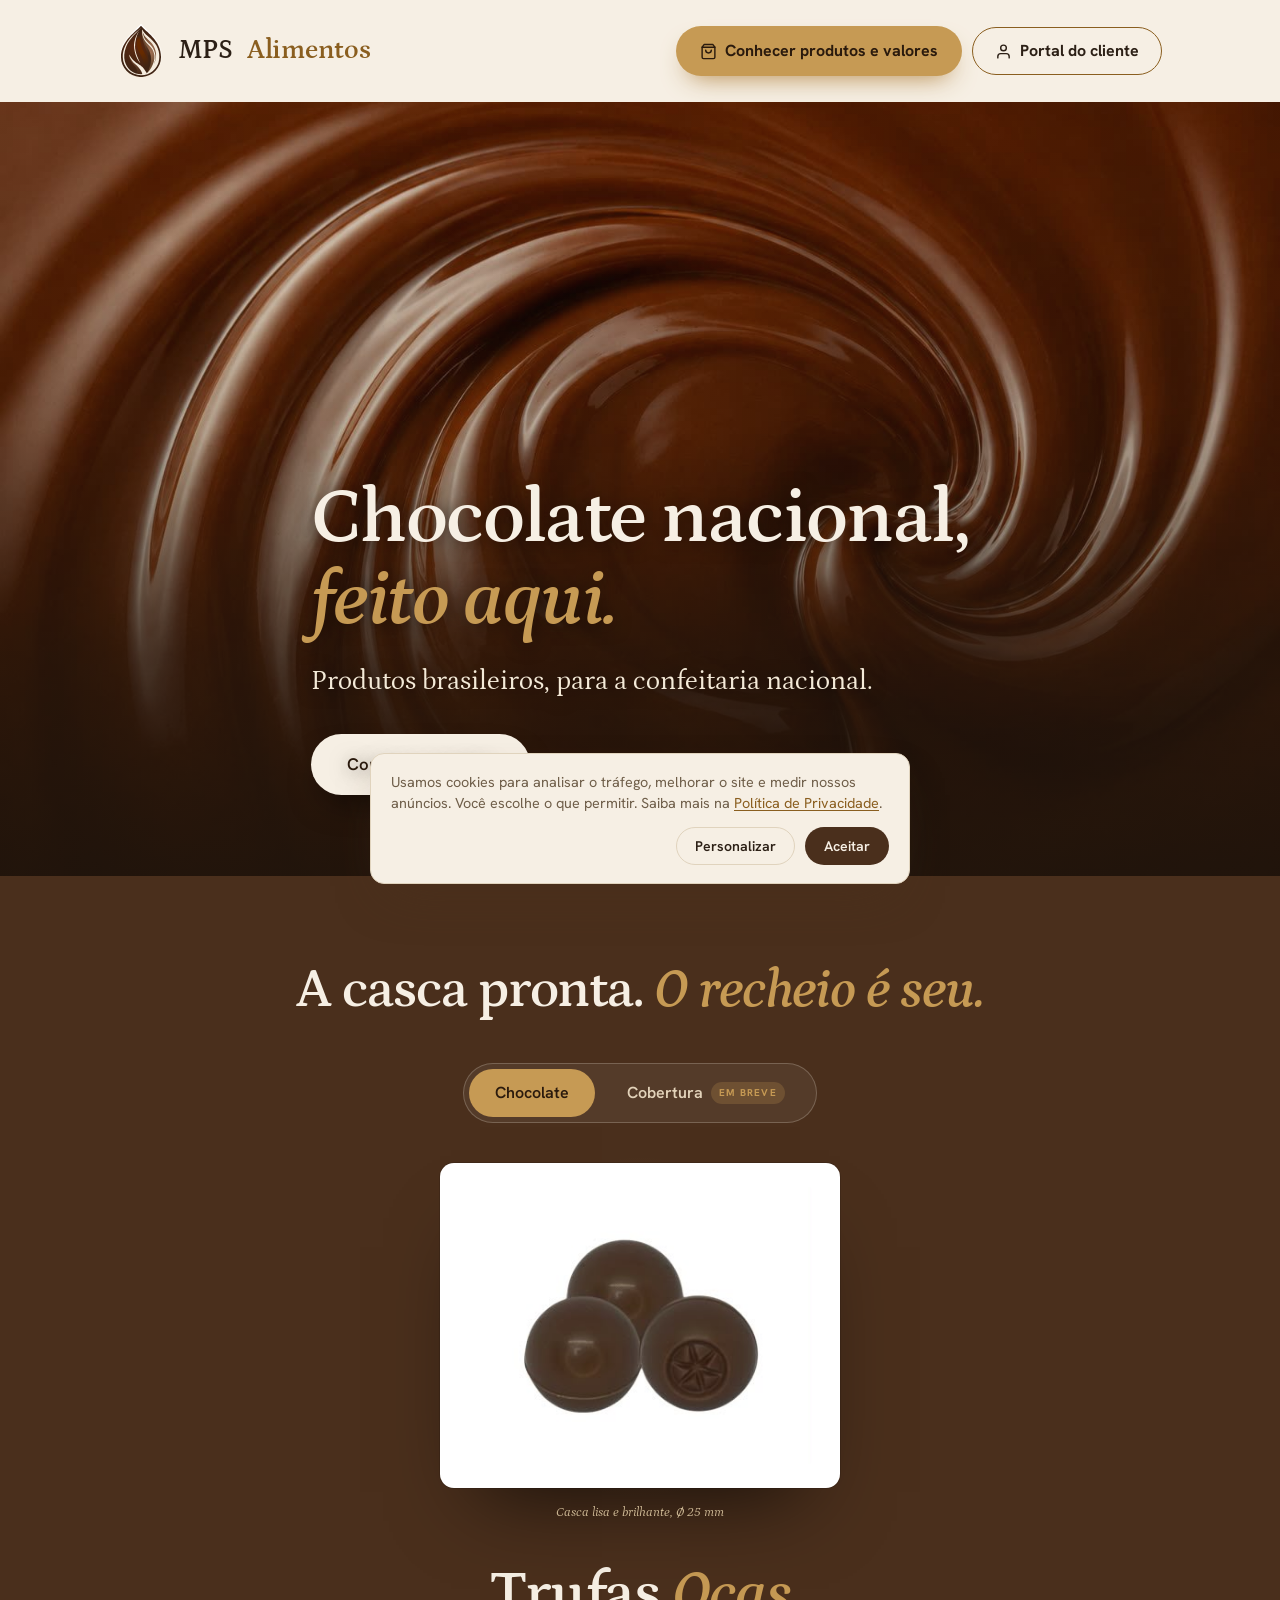
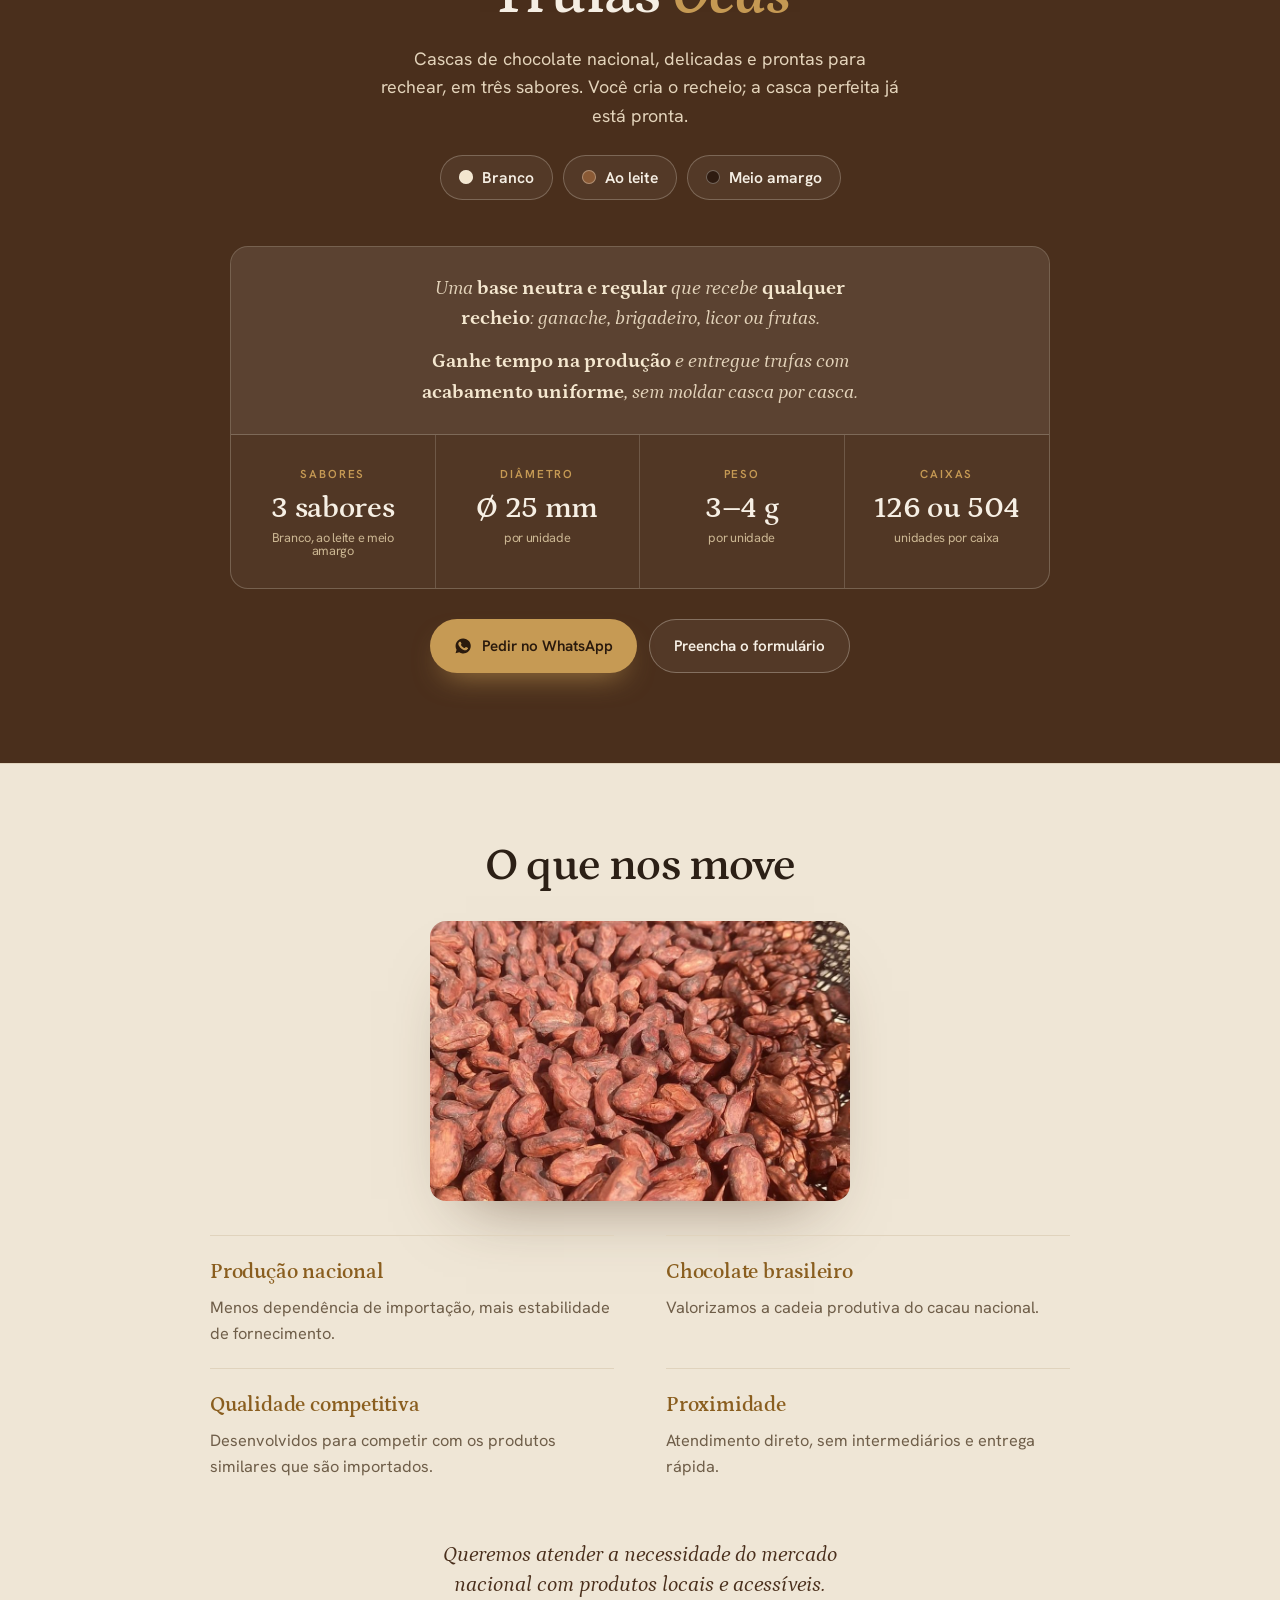
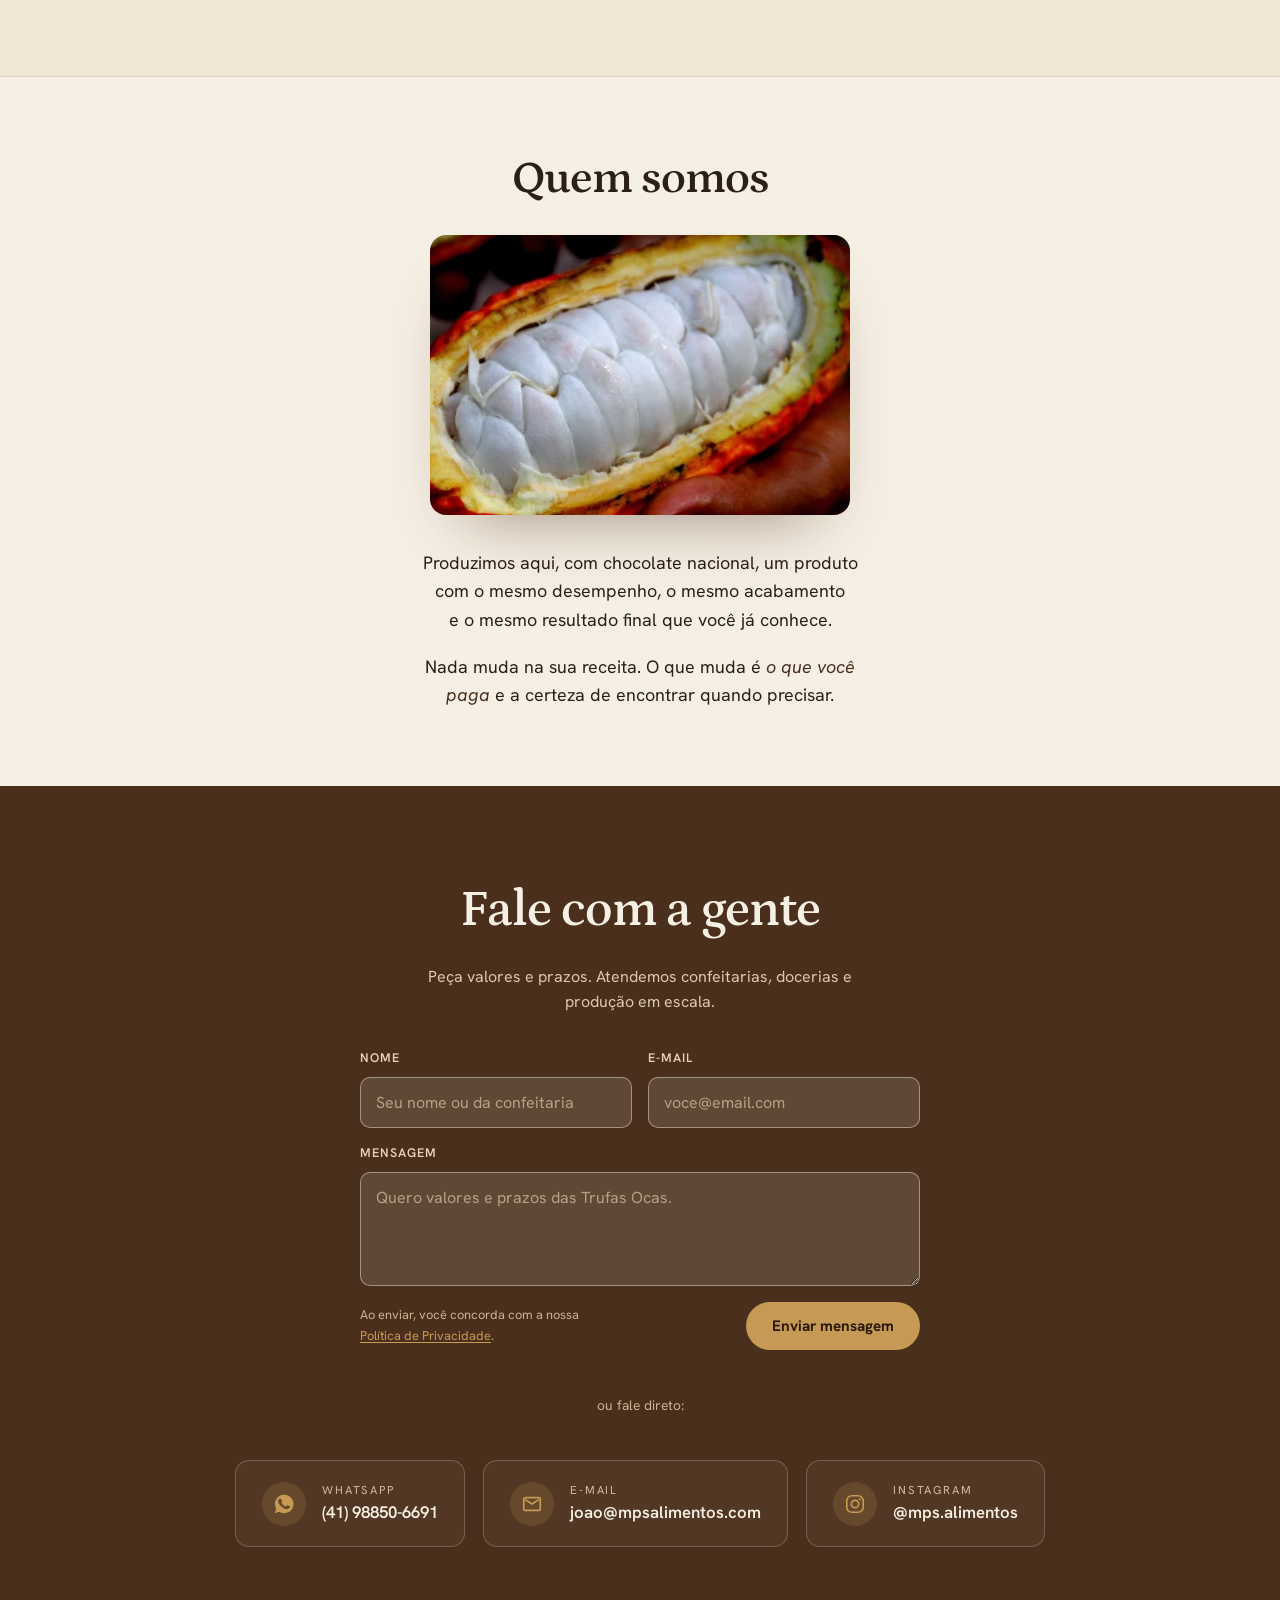
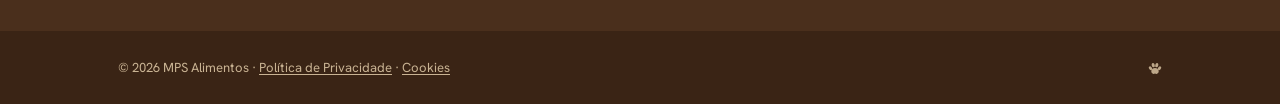
<file: index.html>
<!doctype html>
<html lang="pt-BR">
<head>
<meta charset="utf-8">
<meta name="viewport" content="width=device-width, initial-scale=1">
<title>MPS Alimentos · Chocolate nacional, feito aqui</title>
<link rel="icon" type="image/svg+xml" href="assets/logo.svg">
<link rel="icon" type="image/png" sizes="32x32" href="assets/favicon-32.png">
<link rel="apple-touch-icon" href="assets/favicon-180.png">
<meta name="description" content="Chocolate nacional para confeitaria. Trufas Ocas: cascas de chocolate branco, ao leite e meio amargo, prontas para rechear. Ø 25 mm, caixas com 126 ou 504 unidades. Produção brasileira, atendimento direto.">
<meta property="og:title" content="MPS Alimentos · Chocolate nacional, feito aqui">
<meta property="og:description" content="Chocolate nacional para confeitaria. Trufas Ocas: cascas de chocolate branco, ao leite e meio amargo, prontas para rechear, Ø 25 mm, caixas com 126 ou 504 unidades.">
<meta property="og:type" content="website">
<meta property="og:image" content="https://www.mpsalimentos.com/assets/trufas-ocas.png">

<!-- Meta Pixel + Google Analytics: carregados sob consentimento em assets/consent.js -->

<link rel="preconnect" href="https://fonts.googleapis.com">
<link rel="preconnect" href="https://fonts.gstatic.com" crossorigin>
<link href="https://fonts.googleapis.com/css2?family=Hanken+Grotesk:wght@400;500;600&family=Petrona:ital,wght@0,400;0,500;0,600;0,700;1,500;1,600&display=swap" rel="stylesheet">
<link rel="stylesheet" href="assets/consent.css">
<style>
  :root{
    --cream:#f6efe4;
    --cream-2:#efe6d6;
    --ink:#2c2016;
    --muted:#6f5e49;
    --gold:#a9772f;
    --gold-deep:#8a5e1f;
    --gold-2:#c69a54;
    --choc:#4a2f1c;
    --choc-deep:#3a2415;
    --line:#e0d3bd;
    --photo-bg:#ffffff;
  }
  *{box-sizing:border-box;margin:0;padding:0}
  html{scroll-behavior:smooth}
  body{background:var(--cream);color:var(--ink);font-family:'Hanken Grotesk',system-ui,sans-serif;line-height:1.6;-webkit-font-smoothing:antialiased;overflow-x:hidden}
  .serif{font-family:'Petrona',Georgia,serif}
  .wrap{max-width:1100px;margin:0 auto;padding:0 28px}

  header{padding:22px 0;position:relative;z-index:5}
  .bar{display:flex;align-items:center;justify-content:space-between;gap:14px}
  .nav-pedidos{display:inline-flex;align-items:center;gap:8px;font-family:'Hanken Grotesk',sans-serif;font-size:1rem;font-weight:700;color:#2a1a0d;text-decoration:none;background:var(--gold-2);border:0;padding:12px 24px;border-radius:30px;box-shadow:0 12px 26px -12px rgba(169,119,47,.9);transition:transform .2s,background .2s,box-shadow .2s;white-space:nowrap}
  .nav-pedidos svg{width:17px;height:17px}
  .nav-links{display:flex;align-items:center;gap:10px}
  .nav-curto{display:none}
  .nav-portal{display:inline-flex;align-items:center;justify-content:center;gap:8px;font-family:'Hanken Grotesk',sans-serif;font-size:1rem;font-weight:700;color:var(--ink);text-decoration:none;background:transparent;border:1.5px solid var(--gold-deep);padding:10.5px 22px;border-radius:30px;transition:transform .2s,background .2s;white-space:nowrap}
  .nav-portal svg{width:17px;height:17px}
  .nav-portal:hover{transform:translateY(-2px);background:rgba(169,119,47,.1)}
  @media(max-width:820px){
    .bar{flex-wrap:wrap}
    .nav-links{width:100%}
    .nav-links a{min-width:0;justify-content:center;text-align:center;white-space:normal}
  }
  @media(max-width:520px){.nav-links a{flex:1 1 0;font-size:.92rem;padding-left:12px;padding-right:12px}.nav-longo{display:none}.nav-curto{display:inline}}
  @media(max-width:420px){.nav-links a svg{display:none}.nav-links{gap:8px}.nav-links a{padding-left:8px;padding-right:8px}}
  @media(max-width:360px){.nav-links{gap:6px}.nav-links a{font-size:.85rem;padding-left:6px;padding-right:6px}}
  .nav-pedidos:hover{transform:translateY(-2px);background:#d9ab5f;box-shadow:0 18px 32px -12px rgba(169,119,47,.95)}
  @keyframes pedidosPulse{0%,100%{box-shadow:0 12px 26px -12px rgba(169,119,47,.9)}50%{box-shadow:0 12px 30px -8px rgba(198,154,84,.95)}}
  .nav-pedidos{animation:pedidosPulse 2.4s ease-in-out infinite}
  @media(prefers-reduced-motion:reduce){.nav-pedidos{animation:none}}
  .brand{display:inline-flex;align-items:center;gap:14px;font-family:'Petrona',serif;font-weight:600;font-size:1.7rem;letter-spacing:-.01em;color:var(--ink);text-decoration:none}
  .brand-logo{height:58px;width:auto;display:block}
  .brand span{color:var(--gold-deep)}

  /* ---- Hero ---- */
  .hero{position:relative;min-height:86vh;display:flex;align-items:flex-end;overflow:hidden}
  .hero-img{position:absolute;inset:0;width:100%;height:100%;object-fit:cover;z-index:0}
  .hero-overlay{position:absolute;inset:0;z-index:1;background:linear-gradient(180deg,rgba(30,20,12,.12) 0%,rgba(30,20,12,.3) 42%,rgba(30,20,12,.72) 72%,rgba(30,20,12,.92) 100%)}
  .hero-inner{position:relative;z-index:2;padding-top:12vh;padding-bottom:9vh;color:var(--cream);max-width:940px;text-shadow:0 2px 18px rgba(20,12,7,.55)}
  h1{font-family:'Petrona',serif;font-size:clamp(2.2rem,6.6vw,4.9rem);line-height:1.04;font-weight:600;letter-spacing:-.02em}
  .hero-inner h1{color:var(--cream)}
  .hero-inner h1 em{font-style:italic;color:var(--gold-2)}
  .hero-sub{margin-top:22px;font-family:'Petrona',serif;font-size:clamp(1.25rem,2.6vw,1.7rem);line-height:1.35;color:#f4ead8;max-width:36ch}

  /* ---- Buttons ---- */
  .btn{display:inline-flex;align-items:center;justify-content:center;gap:10px;padding:14px 24px;border-radius:40px;font-weight:600;font-size:.95rem;text-decoration:none;transition:transform .25s cubic-bezier(.2,.7,.2,1),box-shadow .25s,background .25s}
  .btn svg{width:18px;height:18px}
  .btn-gold{background:var(--gold-2);color:#2a1a0d;box-shadow:0 14px 30px -14px rgba(198,154,84,.8)}
  .btn-gold:hover{transform:translateY(-2px);background:#d4a860}
  .btn-outline{color:var(--cream);border:1px solid rgba(246,239,228,.3);background:rgba(255,255,255,.05)}
  .btn-outline:hover{transform:translateY(-2px);border-color:var(--gold-2)}
  .btn-beige{background:var(--cream);color:#2a1a0d;font-size:1.05rem;padding:17px 36px;box-shadow:0 16px 34px -14px rgba(0,0,0,.55)}
  .btn-beige:hover{transform:translateY(-2px);background:#fff}
  .hero-inner .btn-beige{margin-top:34px}

  /* ---- Product: dark chocolate band ---- */
  .product-dark{background:var(--choc);color:var(--cream);padding:84px 0 90px}
  .pd-head{text-align:center;margin:0 auto 42px}
  .pd-head h2{font-family:'Petrona',serif;font-size:clamp(2rem,5.4vw,3.4rem);font-weight:600;letter-spacing:-.02em;line-height:1.12;color:var(--cream)}
  .pd-head .ph{display:inline-block;white-space:nowrap}
  .pd-head h2 em{font-style:italic;color:var(--gold-2)}
  .pd-photo{max-width:400px;margin:0 auto 40px;position:relative}
  .pd-photo .halo{position:absolute;inset:-8% -6%;background:radial-gradient(58% 58% at 50% 46%,rgba(198,154,84,.3),transparent 70%);z-index:0}
  .pd-photo .frame{position:relative;z-index:1;background:var(--photo-bg);border-radius:14px;padding:24px 28px;box-shadow:0 44px 80px -40px rgba(0,0,0,.7),0 0 0 1px rgba(0,0,0,.12)}
  .pd-photo img{display:block;width:100%;height:auto;border-radius:4px}
  .pd-photo .cap{position:relative;z-index:1;text-align:center;margin-top:14px;font-size:.84rem;color:#cdb894;font-style:italic;font-family:'Petrona',serif}
  .pd-body{max-width:640px;margin:0 auto;text-align:center}
  .pd-name{font-family:'Petrona',serif;font-size:clamp(2.4rem,6vw,3.8rem);line-height:1;font-weight:600;letter-spacing:-.02em;color:var(--cream)}
  .pd-name em{font-style:italic;color:var(--gold-2)}
  .pd-lead{margin:20px auto 0;max-width:52ch;color:#e3d3ba;font-size:1.12rem}
  .pd-cta{display:flex;justify-content:center;flex-wrap:wrap;gap:12px;margin-top:30px}

  /* Abas Chocolate / Cobertura (faixa escura) */
  .tabs{display:flex;justify-content:center;gap:6px;width:max-content;max-width:100%;margin:0 auto 40px;padding:5px;border-radius:40px;background:rgba(255,255,255,.06);border:1px solid rgba(246,239,228,.22)}
  .tabs [role=tab]{font:inherit;font-weight:600;font-size:1rem;color:#e3d3ba;background:none;border:0;border-radius:32px;padding:11px 26px;cursor:pointer;display:inline-flex;align-items:center;gap:8px;transition:background .2s,color .2s}
  .tabs [role=tab]:hover{color:var(--cream)}
  .tabs [role=tab][aria-selected=true]{background:var(--gold-2);color:#2a1a0d}
  .tabs [role=tab]:focus-visible{outline:2px solid var(--gold-2);outline-offset:3px}
  .tab-tag{white-space:nowrap;font-size:.62rem;letter-spacing:.12em;text-transform:uppercase;font-weight:700;padding:3px 8px;border-radius:12px;background:rgba(198,154,84,.22);color:var(--gold-2)}
  [aria-selected=true] .tab-tag{background:rgba(42,26,13,.14);color:#2a1a0d}
  .sabores{list-style:none;display:flex;justify-content:center;flex-wrap:wrap;gap:10px;margin:24px auto 0;padding:0}
  .sabores li{display:inline-flex;align-items:center;gap:9px;padding:9px 18px;border-radius:30px;border:1px solid rgba(246,239,228,.25);background:rgba(255,255,255,.05);color:var(--cream);font-weight:600;font-size:.98rem}
  .sabores .dot{width:14px;height:14px;border-radius:50%;box-shadow:inset 0 0 0 1px rgba(246,239,228,.35)}
  @media(max-width:420px){.tabs [role=tab]{padding:10px 16px;font-size:.95rem}.sabores{gap:6px}.sabores li{padding:7px 11px;font-size:.88rem;gap:7px}}
  .dot.branco{background:#f3e6cf}.dot.leite{background:#8a5a35}.dot.amargo{background:#2e1b10}
  .soon{max-width:640px;margin:0 auto;text-align:center;background:rgba(255,255,255,.045);border:1px solid rgba(246,239,228,.22);border-radius:18px;padding:46px 30px}
  .soon-tag{display:inline-block;font-size:.7rem;letter-spacing:.16em;text-transform:uppercase;font-weight:700;color:#2a1a0d;background:var(--gold-2);padding:7px 16px;border-radius:22px}
  .soon h3{font-family:'Petrona',serif;font-weight:600;font-size:clamp(1.9rem,4.6vw,2.8rem);letter-spacing:-.02em;line-height:1.1;color:var(--cream);margin-top:18px}
  .soon h3 em{font-style:italic;color:var(--gold-2)}
  .soon p{color:#e3d3ba;font-size:1.1rem;max-width:44ch;margin:14px auto 0;text-wrap:balance}

  /* Spec panel: base neutra + table */
  .spec-panel{max-width:820px;margin:46px auto 0;background:rgba(255,255,255,.045);border:1px solid rgba(246,239,228,.22);border-radius:18px;overflow:hidden}
  .spec-note{padding:26px 30px;background:rgba(255,255,255,.055);border-bottom:1px solid rgba(246,239,228,.22);font-family:'Petrona',serif;font-style:italic;font-size:clamp(1.05rem,2.2vw,1.28rem);line-height:1.5;color:#e3d3ba;text-align:center}
  .spec-note p{text-wrap:balance}
  .spec-note p + p{margin-top:12px}
  .spec-note strong{font-weight:700;font-style:normal;color:#f4e7cf}
  .grid{display:grid;grid-template-columns:repeat(4,1fr)}
  .cell{padding:30px 24px;text-align:center;border-right:1px solid rgba(246,239,228,.18)}
  .cell:last-child{border-right:none}
  .cell .k{font-size:.72rem;letter-spacing:.16em;text-transform:uppercase;color:var(--gold-2);font-weight:600;margin-bottom:10px}
  .cell .v{font-family:'Petrona',serif;font-size:1.9rem;font-weight:600;letter-spacing:-.01em;line-height:1.05;color:var(--cream)}
  .cell .v small{display:block;font-family:'Hanken Grotesk',sans-serif;font-size:.8rem;font-weight:400;color:#cbb692;margin-top:6px}

  /* ---- Sections: O que nos move / Quem somos ---- */
  .split-sec{padding:76px 0}
  .split-sec.tinted{background:var(--cream-2);border-top:1px solid var(--line);border-bottom:1px solid var(--line)}
  .section-title{font-family:'Petrona',serif;font-weight:600;font-size:clamp(1.9rem,4.2vw,2.9rem);letter-spacing:-.02em;line-height:1.1;margin-bottom:14px}
  .section-title.center{text-align:center;margin-bottom:30px}
  .sec-img{display:block;width:100%;height:auto;max-width:420px;aspect-ratio:3/2;object-fit:cover;border-radius:16px;margin:0 auto 34px;box-shadow:0 34px 64px -36px rgba(74,47,28,.55)}
  .values-grid{display:grid;grid-template-columns:1fr 1fr;gap:0 52px;max-width:860px;margin:0 auto}
  .val{border-top:1px solid var(--line);padding:20px 0}
  .val h3{font-family:'Petrona',serif;font-weight:600;font-size:1.3rem;color:var(--gold-deep);letter-spacing:-.01em;margin-bottom:6px}
  .val p{color:var(--muted);font-size:1.02rem}
  .values-close{max-width:56ch;margin:40px auto 0;text-align:center;font-family:'Petrona',serif;font-style:italic;font-size:clamp(1.12rem,2.2vw,1.35rem);line-height:1.4;color:var(--choc);text-wrap:balance}
  .about-wrap{max-width:660px;margin:0 auto}
  .about-p{color:var(--ink);font-size:1.12rem;max-width:60ch;margin-left:auto;margin-right:auto;text-align:center;text-wrap:balance}
  .about-p + .about-p{margin-top:18px}
  .about-p em{font-style:italic;color:var(--choc)}

  /* ---- Contact ---- */
  .contact{background:var(--choc);color:var(--cream);padding:84px 0}
  .contact .inner{text-align:center}
  .contact h2{font-family:'Petrona',serif;font-size:clamp(2rem,5vw,3.2rem);font-weight:600;letter-spacing:-.02em}
  .contact .sub{color:#dcc9b0;margin-top:12px;max-width:52ch;margin-left:auto;margin-right:auto}
  .channels{display:flex;gap:18px;justify-content:center;flex-wrap:wrap;margin-top:44px}
  .chan{display:flex;align-items:center;gap:16px;padding:20px 26px;border:1px solid rgba(246,239,228,.22);border-radius:14px;text-decoration:none;color:var(--cream);background:rgba(255,255,255,.04);transition:background .25s,transform .25s,border-color .25s;text-align:left}
  .chan:hover{background:rgba(255,255,255,.09);transform:translateY(-2px);border-color:var(--gold-2)}
  .chan .ico{width:44px;height:44px;flex:0 0 auto;border-radius:50%;display:grid;place-items:center;background:rgba(198,154,84,.18);color:var(--gold-2)}
  .chan:hover .ico{background:var(--gold);color:#2a1a0d}
  .chan .ico svg{width:22px;height:22px}
  .chan .k{display:block;font-size:.72rem;letter-spacing:.16em;text-transform:uppercase;color:#d3bd9c}
  .chan .v{font-weight:600;font-size:1.05rem;margin-top:2px;overflow-wrap:anywhere}
  .chan>span{min-width:0}

  .contact-form{max-width:560px;margin:34px auto 0;text-align:left}
  .form-row{display:grid;grid-template-columns:1fr 1fr;gap:16px}
  .field{display:block;margin-bottom:16px;font-size:.78rem;letter-spacing:.08em;text-transform:uppercase;color:#e6d3b4;font-weight:600}
  .field input,.field textarea{display:block;width:100%;margin-top:8px;padding:14px 15px;border-radius:10px;border:1px solid rgba(246,239,228,.45);background:rgba(255,255,255,.12);color:var(--cream);font-family:inherit;font-size:1rem;font-weight:400;letter-spacing:normal;text-transform:none;transition:border-color .2s,background .2s}
  .field textarea{resize:vertical;min-height:112px}
  .field input::placeholder,.field textarea::placeholder{color:#b7a184}
  .field input:focus,.field textarea:focus{outline:none;border-color:var(--gold-2);background:rgba(255,255,255,.16)}
  .hp{position:absolute!important;left:-9999px!important;width:1px;height:1px;opacity:0}
  .form-foot{display:flex;align-items:center;justify-content:space-between;gap:16px;flex-wrap:wrap;margin-top:4px}
  .form-consent{font-size:.8rem;color:#c9b393;max-width:34ch;margin:0}
  .form-consent a{color:var(--gold-2);text-decoration:underline;text-underline-offset:2px}
  .btn-send{padding:14px 26px;border-radius:40px;border:0;background:var(--gold-2);color:#2a1a0d;font-family:inherit;font-weight:700;font-size:.95rem;cursor:pointer;transition:transform .2s,background .2s}
  .btn-send:hover{transform:translateY(-2px);background:#d4a860}
  .btn-send:disabled{opacity:.6;cursor:default;transform:none}
  .form-status{margin:16px 0 0;font-size:.92rem;padding:12px 14px;border-radius:10px}
  .form-status[hidden]{display:none}
  .form-status.ok{background:rgba(130,189,146,.16);border:1px solid rgba(130,189,146,.5);color:#e7f3ea}
  .form-status.err{background:rgba(224,120,90,.14);border:1px solid rgba(224,120,90,.5);color:#f3ddd4}
  .contact-or{text-align:center;color:#c9b393;font-size:.86rem;margin:44px 0 18px}

  footer{background:#3a2415;color:#c9b393;padding:26px 0}
  footer .wrap{display:flex;align-items:center;justify-content:space-between;flex-wrap:wrap;gap:10px;font-size:.82rem}
  footer a{color:inherit;text-decoration:underline;text-underline-offset:2px}
  footer a:hover{color:var(--gold-2)}
  .paw{display:inline-flex;line-height:0}
  .paw svg{height:14px;width:auto;display:block;opacity:.92}

  /* Aviso de cookies: estilos em assets/consent.css, marcação/lógica em assets/consent.js */

  @keyframes riseIn{from{opacity:0;transform:translateY(16px)}to{opacity:1;transform:none}}
  .rise{animation:riseIn .8s cubic-bezier(.2,.7,.2,1) both}
  .rise-2{animation-delay:.1s}
  .rise-3{animation-delay:.2s}

  @media(max-width:860px){
    .grid{grid-template-columns:1fr 1fr}
    .cell:nth-child(2n){border-right:none}
    .cell:nth-child(-n+2){border-bottom:1px solid rgba(246,239,228,.18)}
    .channels{flex-direction:column;align-items:stretch;gap:16px;max-width:460px;margin-left:auto;margin-right:auto}
    .chan{width:100%;padding:20px 24px}
  }
  @media(max-width:640px){
    .hero{min-height:540px}
    .hero-inner{padding-top:44px;padding-bottom:40px}
    .hero-inner .btn-beige{margin-top:28px}
    .values-grid{grid-template-columns:1fr}
  }
  @media(max-width:520px){
    .grid{grid-template-columns:1fr}
    .cell{border-right:none!important;border-bottom:1px solid rgba(246,239,228,.18)}
    .cell:last-child{border-bottom:none}
    .form-row{grid-template-columns:1fr;gap:0}
  }
  @media(prefers-reduced-motion:reduce){*{transition:none!important}.rise{animation:none!important}}
</style>
</head>
<body>

<header>
  <div class="wrap bar">
    <a class="brand" href="#topo"><img class="brand-logo" src="assets/logo.svg" alt="" width="32" height="40">MPS <span>Alimentos</span></a>
    <nav class="nav-links" aria-label="Pedidos">
      <a class="nav-pedidos" href="pedidos.html"><svg viewBox="0 0 24 24" fill="none" stroke="currentColor" stroke-width="2" stroke-linecap="round" stroke-linejoin="round" aria-hidden="true"><path d="M6 2 3 6v14a2 2 0 0 0 2 2h14a2 2 0 0 0 2-2V6l-3-4z"/><path d="M3 6h18"/><path d="M16 10a4 4 0 0 1-8 0"/></svg><span class="nav-longo">Conhecer produtos e valores</span><span class="nav-curto">Produtos e valores</span></a>
      <a class="nav-portal" href="https://pedidos.mpsalimentos.com"><svg viewBox="0 0 24 24" fill="none" stroke="currentColor" stroke-width="2" stroke-linecap="round" stroke-linejoin="round" aria-hidden="true"><path d="M20 21v-2a4 4 0 0 0-4-4H8a4 4 0 0 0-4 4v2"/><circle cx="12" cy="7" r="4"/></svg>Portal do cliente</a>
    </nav>
  </div>
</header>

<main id="topo">

  <!-- ============ HERO ============ -->
  <section class="hero">
    <img class="hero-img" src="assets/hero.jpg" alt="Calda de chocolate brilhante em movimento." fetchpriority="high" decoding="async">
    <div class="hero-overlay"></div>
    <div class="wrap hero-inner">
      <h1 class="rise">Chocolate nacional,<br><em>feito aqui.</em></h1>
      <p class="hero-sub rise rise-2">Produtos brasileiros, para a confeitaria nacional.</p>
      <a class="btn btn-beige rise rise-3" href="#produto">Conheça o produto</a>
    </div>
  </section>

  <!-- ============ PRODUTO (faixa marrom escuro) ============ -->
  <section class="product-dark" id="produto">
    <div class="wrap">
      <div class="pd-head">
        <h2><span class="ph">A casca pronta.</span> <span class="ph"><em>O recheio é seu.</em></span></h2>
      </div>

      <div class="tabs" role="tablist" aria-label="Linhas de Trufas Ocas">
        <button type="button" role="tab" id="aba-chocolate" aria-controls="painel-chocolate" aria-selected="true">Chocolate</button>
        <button type="button" role="tab" id="aba-cobertura" aria-controls="painel-cobertura" aria-selected="false" tabindex="-1">Cobertura <span class="tab-tag">Em breve</span></button>
      </div>

      <div role="tabpanel" id="painel-chocolate" aria-labelledby="aba-chocolate">
      <div class="pd-photo">
        <div class="halo"></div>
        <div class="frame">
          <img src="assets/trufas-ocas.png" width="374" height="302" loading="lazy" decoding="async" alt="Três trufas ocas de chocolate ao leite, com casca lisa e brilhante e leve relevo na superfície.">
        </div>
        <div class="cap">Casca lisa e brilhante, Ø 25 mm</div>
      </div>

      <div class="pd-body">
        <h3 class="pd-name">Trufas <em>Ocas</em></h3>
        <p class="pd-lead">Cascas de chocolate nacional, delicadas e prontas para rechear, em três sabores. Você cria o recheio; a casca perfeita já está pronta.</p>
        <ul class="sabores" aria-label="Sabores">
          <li><span class="dot branco" aria-hidden="true"></span>Branco</li>
          <li><span class="dot leite" aria-hidden="true"></span>Ao leite</li>
          <li><span class="dot amargo" aria-hidden="true"></span>Meio amargo</li>
        </ul>
      </div>

      <div class="spec-panel">
        <div class="spec-note">
          <p>Uma <strong>base neutra e regular</strong> que recebe <strong>qualquer recheio</strong>: ganache, brigadeiro, licor ou frutas.</p>
          <p><strong>Ganhe tempo na produção</strong> e entregue trufas com <strong>acabamento uniforme</strong>, sem moldar casca por casca.</p>
        </div>
        <div class="grid">
          <div class="cell"><div class="k">Sabores</div><div class="v">3 sabores<small>Branco, ao leite e meio amargo</small></div></div>
          <div class="cell"><div class="k">Diâmetro</div><div class="v">Ø 25 mm<small>por unidade</small></div></div>
          <div class="cell"><div class="k">Peso</div><div class="v">3–4 g<small>por unidade</small></div></div>
          <div class="cell"><div class="k">Caixas</div><div class="v">126 ou 504<small>unidades por caixa</small></div></div>
        </div>
      </div>
      </div>

      <div role="tabpanel" id="painel-cobertura" aria-labelledby="aba-cobertura" hidden>
        <div class="soon">
          <span class="soon-tag">Em breve</span>
          <h3>Trufas Ocas de <em>cobertura</em></h3>
          <p>Estamos preparando a linha de cobertura. Mais informações em breve.</p>
        </div>
      </div>

      <div class="pd-cta">
        <a class="btn btn-gold" href="https://wa.me/5541988506691?text=Ol%C3%A1!%20Tenho%20interesse%20nas%20Trufas%20Ocas%20da%20MPS%20Alimentos." target="_blank" rel="noopener">
          <svg viewBox="0 0 24 24" fill="currentColor" aria-hidden="true"><path d="M12 2a10 10 0 0 0-8.6 15l-1.3 4.7 4.8-1.3A10 10 0 1 0 12 2Zm5.7 14.2c-.2.7-1.4 1.3-2 1.4-.5.1-1.2.1-1.9-.1-.4-.1-1-.3-1.7-.6-3-1.3-4.9-4.3-5-4.5-.2-.2-1.3-1.7-1.3-3.2s.8-2.3 1.1-2.6c.3-.3.6-.4.8-.4h.6c.2 0 .4 0 .7.5l.9 2.1c.1.2.1.4 0 .6l-.4.6c-.2.2-.4.4-.2.7.2.3.9 1.4 1.9 2.3 1.3 1.1 2.3 1.5 2.6 1.6.3.1.5.1.7-.1l.9-1c.2-.3.5-.2.7-.1l2 1c.3.1.5.2.5.3.1.2.1.7-.1 1.3Z"/></svg>
          Pedir no WhatsApp
        </a>
        <a class="btn btn-outline" href="#contato">Preencha o formulário</a>
      </div>
    </div>
  </section>

  <!-- ============ O QUE NOS MOVE ============ -->
  <section class="split-sec tinted">
    <div class="wrap">
      <h2 class="section-title center">O que nos move</h2>
      <img class="sec-img" src="assets/mov.jpg" width="900" height="600" loading="lazy" decoding="async" alt="Amêndoas de cacau secando em peneira, parte da cadeia produtiva nacional.">
      <div class="values-grid">
        <div class="val"><h3>Produção nacional</h3><p>Menos dependência de importação, mais estabilidade de fornecimento.</p></div>
        <div class="val"><h3>Chocolate brasileiro</h3><p>Valorizamos a cadeia produtiva do cacau nacional.</p></div>
        <div class="val"><h3>Qualidade competitiva</h3><p>Desenvolvidos para competir com os produtos similares que são importados.</p></div>
        <div class="val"><h3>Proximidade</h3><p>Atendimento direto, sem intermediários e entrega rápida.</p></div>
      </div>
      <p class="values-close">Queremos atender a necessidade do mercado nacional com produtos locais e acessíveis.</p>
    </div>
  </section>

  <!-- ============ QUEM SOMOS ============ -->
  <section class="split-sec">
    <div class="wrap about-wrap">
      <h2 class="section-title center">Quem somos</h2>
      <img class="sec-img" src="assets/somos.jpg" width="736" height="491" loading="lazy" decoding="async" alt="Fruto de cacau aberto na mão, revelando as sementes envoltas na polpa branca.">
      <p class="about-p">Produzimos aqui, com chocolate nacional, um produto com o mesmo desempenho, o mesmo acabamento e o mesmo resultado final que você já conhece.</p>
      <p class="about-p">Nada muda na sua receita. O que muda é <em>o que você paga</em> e a certeza de encontrar quando precisar.</p>
    </div>
  </section>

  <!-- ============ CONTATO ============ -->
  <section class="contact" id="contato">
    <div class="wrap">
      <div class="inner">
        <h2>Fale com a gente</h2>
        <p class="sub">Peça valores e prazos. Atendemos confeitarias, docerias e produção em escala.</p>

        <form class="contact-form" id="contact-form" novalidate>
          <div class="form-row">
            <label class="field">Nome
              <input type="text" name="name" required autocomplete="name" maxlength="80" placeholder="Seu nome ou da confeitaria">
            </label>
            <label class="field">E-mail
              <input type="email" name="email" required autocomplete="email" maxlength="120" placeholder="voce@email.com">
            </label>
          </div>
          <label class="field">Mensagem
            <textarea name="message" rows="4" required maxlength="2000" placeholder="Quero valores e prazos das Trufas Ocas."></textarea>
          </label>
          <input type="text" name="_honey" class="hp" tabindex="-1" autocomplete="off" aria-hidden="true">
          <div class="form-foot">
            <p class="form-consent">Ao enviar, você concorda com a nossa <a href="privacidade.html">Política de Privacidade</a>.</p>
            <button type="submit" class="btn-send" id="form-submit">Enviar mensagem</button>
          </div>
          <p class="form-status" id="form-status" role="status" aria-live="polite" hidden></p>
        </form>

        <p class="contact-or">ou fale direto:</p>
        <div class="channels">
          <a class="chan" href="https://wa.me/5541988506691?text=Ol%C3%A1!%20Tenho%20interesse%20nas%20Trufas%20Ocas%20da%20MPS%20Alimentos." target="_blank" rel="noopener">
            <span class="ico"><svg viewBox="0 0 24 24" fill="currentColor" aria-hidden="true"><path d="M12 2a10 10 0 0 0-8.6 15l-1.3 4.7 4.8-1.3A10 10 0 1 0 12 2Zm5.7 14.2c-.2.7-1.4 1.3-2 1.4-.5.1-1.2.1-1.9-.1-.4-.1-1-.3-1.7-.6-3-1.3-4.9-4.3-5-4.5-.2-.2-1.3-1.7-1.3-3.2s.8-2.3 1.1-2.6c.3-.3.6-.4.8-.4h.6c.2 0 .4 0 .7.5l.9 2.1c.1.2.1.4 0 .6l-.4.6c-.2.2-.4.4-.2.7.2.3.9 1.4 1.9 2.3 1.3 1.1 2.3 1.5 2.6 1.6.3.1.5.1.7-.1l.9-1c.2-.3.5-.2.7-.1l2 1c.3.1.5.2.5.3.1.2.1.7-.1 1.3Z"/></svg></span>
            <span><span class="k">WhatsApp</span><span class="v">(41) 98850-6691</span></span>
          </a>
          <a class="chan" href="mailto:joao@mpsalimentos.com?subject=Interesse%20nas%20Trufas%20Ocas">
            <span class="ico"><svg viewBox="0 0 24 24" fill="none" stroke="currentColor" stroke-width="1.8" aria-hidden="true"><rect x="3" y="5" width="18" height="14" rx="1.5"/><path d="m4 7 8 5 8-5"/></svg></span>
            <span><span class="k">E-mail</span><span class="v">joao@mpsalimentos.com</span></span>
          </a>
          <a class="chan" href="https://instagram.com/mps.alimentos" target="_blank" rel="noopener">
            <span class="ico"><svg viewBox="0 0 24 24" fill="none" stroke="currentColor" stroke-width="1.8" aria-hidden="true"><rect x="3" y="3" width="18" height="18" rx="5.5"/><circle cx="12" cy="12" r="4"/><circle cx="17.2" cy="6.8" r="1.15" fill="currentColor" stroke="none"/></svg></span>
            <span><span class="k">Instagram</span><span class="v">@mps.alimentos</span></span>
          </a>
        </div>
      </div>
    </div>
  </section>
</main>

<footer>
  <div class="wrap">
    <span>© 2026 MPS Alimentos · <a href="privacidade.html">Política de Privacidade</a> · <button type="button" class="linklike" onclick="mpsOpenConsent()">Cookies</button></span>
    <span class="paw" role="img" aria-label="MPS Alimentos">
      <svg viewBox="0 0 64 64" fill="currentColor" aria-hidden="true">
        <ellipse cx="24" cy="19" rx="7" ry="10" transform="rotate(-18 24 19)"/>
        <ellipse cx="40" cy="19" rx="7" ry="10" transform="rotate(18 40 19)"/>
        <ellipse cx="11.5" cy="33" rx="6.5" ry="9.5" transform="rotate(-42 11.5 33)"/>
        <ellipse cx="52.5" cy="33" rx="6.5" ry="9.5" transform="rotate(42 52.5 33)"/>
        <path d="M32 32c-10 0-17 7-17 15 0 6 4 11 10 12 3 .5 5-2 7-2s4 2.5 7 2c6-1 10-6 10-12 0-8-7-15-17-15z"/>
      </svg>
    </span>
  </div>
</footer>

<!-- Aviso/preferências de cookies são injetados por assets/consent.js -->

<script>
// Formulário de contato -> Worker /api/contact (envio via Resend)
(function(){
  var form = document.getElementById('contact-form');
  if (!form) return;
  var status = document.getElementById('form-status');
  var btn = document.getElementById('form-submit');
  var ENDPOINT = '/api/contact';

  form.addEventListener('submit', function(e){
    e.preventDefault();
    if (form.elements['_honey'].value) return;
    if (!form.checkValidity()){ form.reportValidity(); return; }

    status.hidden = false;
    status.className = 'form-status';
    status.textContent = 'Enviando…';
    btn.disabled = true;

    fetch(ENDPOINT, {
      method: 'POST',
      headers: { 'Content-Type': 'application/json', 'Accept': 'application/json' },
      body: JSON.stringify({
        name: form.elements['name'].value,
        email: form.elements['email'].value,
        message: form.elements['message'].value,
        _honey: form.elements['_honey'].value
      })
    })
    .then(function(r){ return r.json().catch(function(){ return {}; }).then(function(d){ return { ok: r.ok, d: d }; }); })
    .then(function(res){
      if (res.ok && res.d.ok === true){
        status.className = 'form-status ok';
        status.textContent = 'Mensagem enviada! Vamos responder em breve.';
        form.reset();
        if (window.mpsTrack) window.mpsTrack('envio_formulario', 'Lead'); // conversão
      } else { throw new Error('fail'); }
    })
    .catch(function(){
      status.className = 'form-status err';
      status.textContent = 'Não foi possível enviar agora. Fale pelo WhatsApp ou e-mail abaixo.';
    })
    .finally(function(){ btn.disabled = false; });
  });
})();
</script>

<script src="assets/abas.js" defer></script>
<script src="assets/consent.js" defer></script>
</body>
</html>
</file>
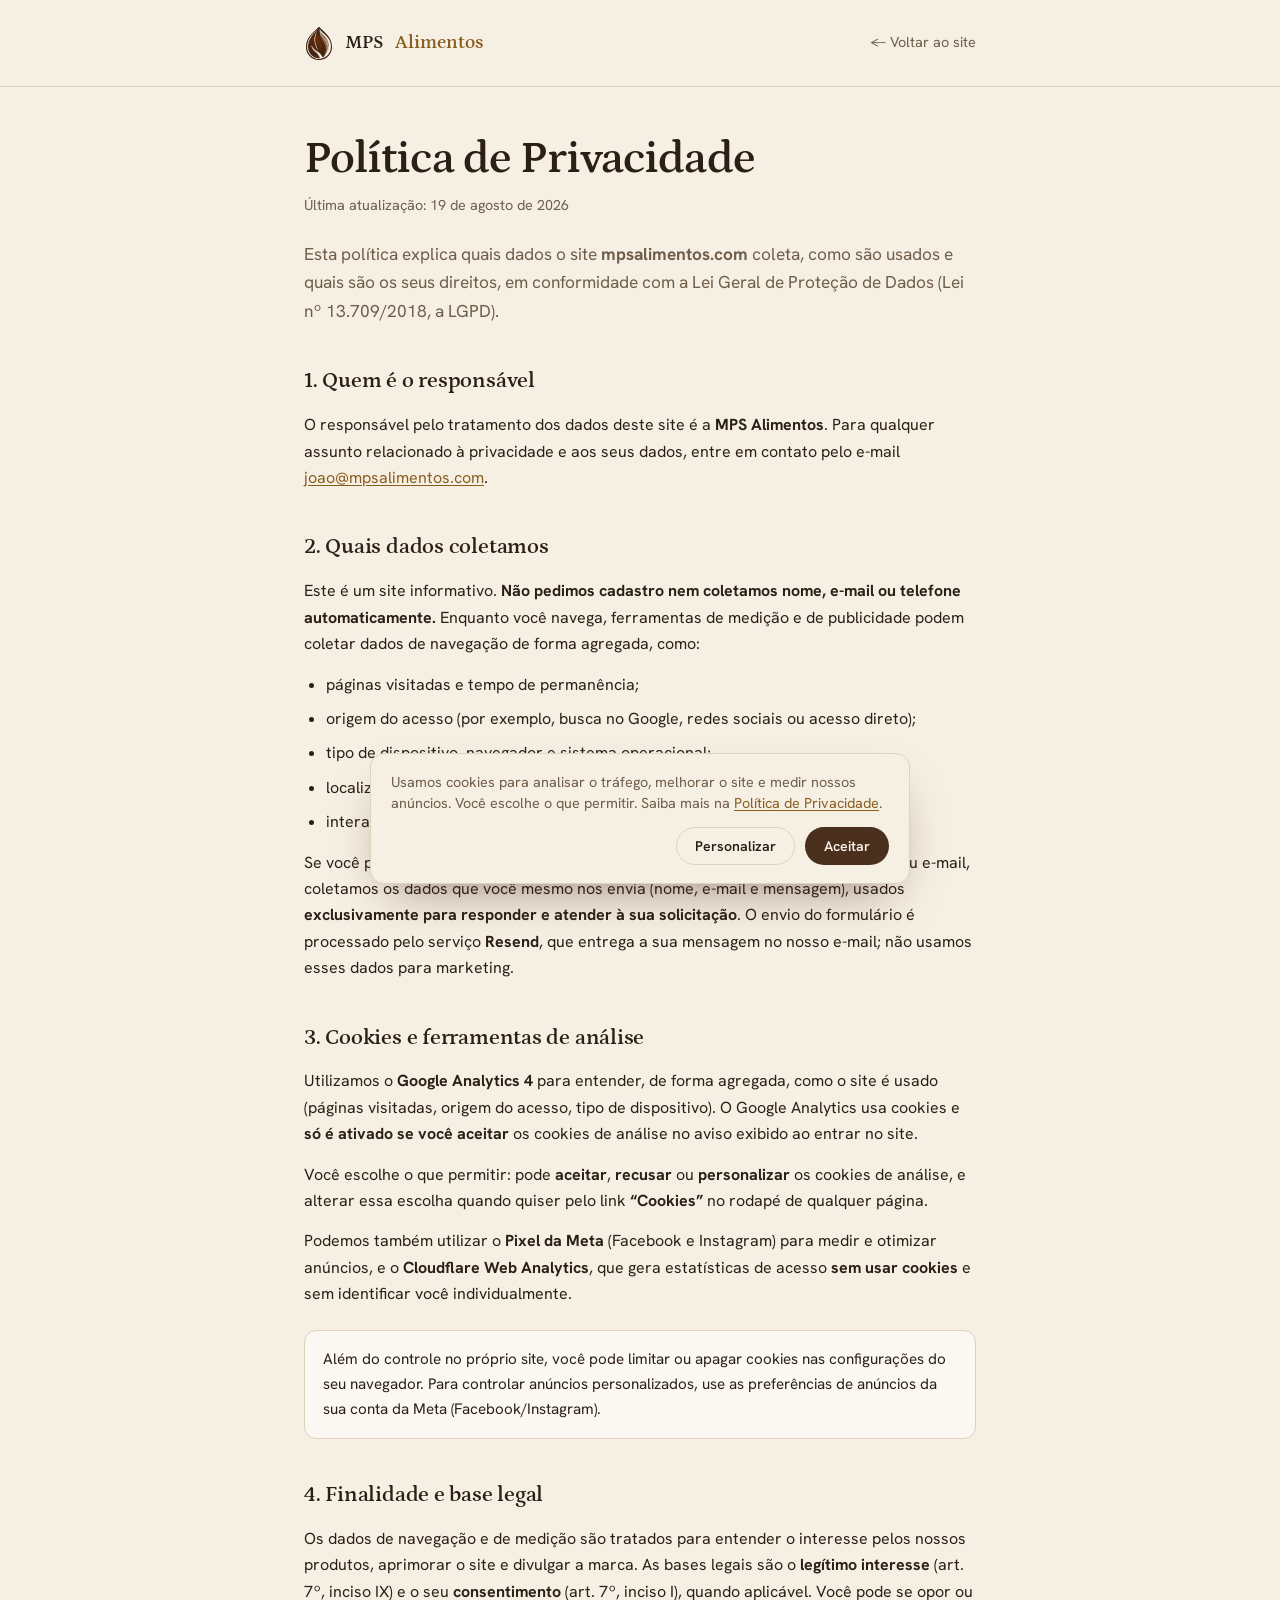
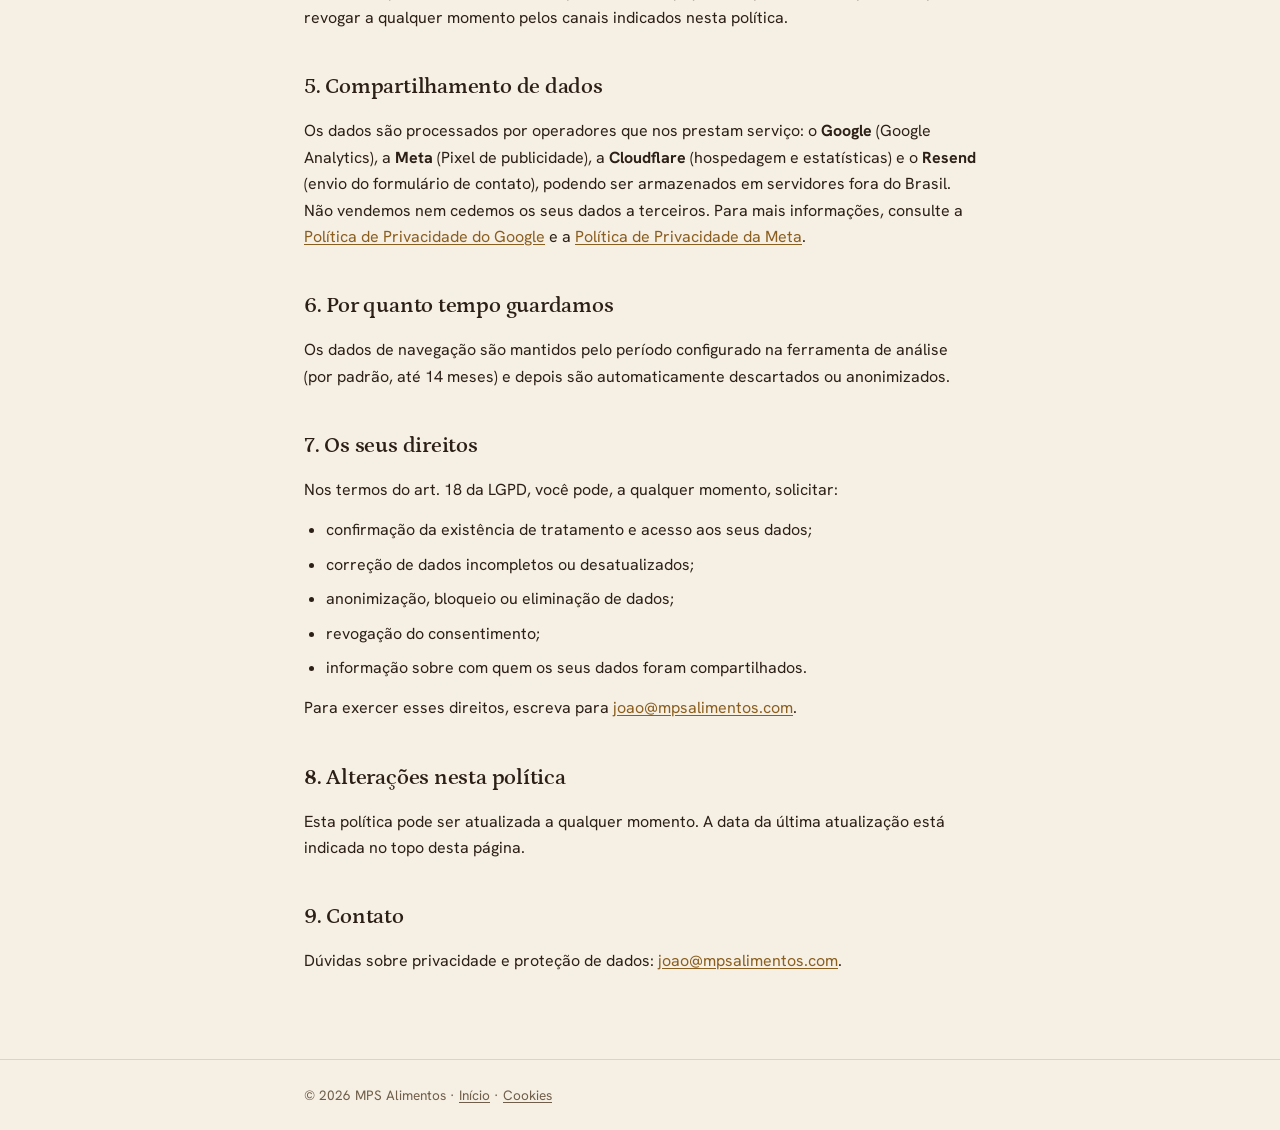
<file: privacidade.html>
<!doctype html>
<html lang="pt-BR">
<head>
<meta charset="utf-8">
<meta name="viewport" content="width=device-width, initial-scale=1">
<title>Política de Privacidade · MPS Alimentos</title>
<meta name="description" content="Política de Privacidade e uso de cookies do site da MPS Alimentos.">
<meta name="robots" content="noindex">
<link rel="icon" type="image/svg+xml" href="assets/logo.svg">
<link rel="icon" type="image/png" sizes="32x32" href="assets/favicon-32.png">
<link rel="preconnect" href="https://fonts.googleapis.com">
<link rel="preconnect" href="https://fonts.gstatic.com" crossorigin>
<link href="https://fonts.googleapis.com/css2?family=Hanken+Grotesk:wght@400;500;600&family=Petrona:ital,wght@0,400;0,500;0,600;0,700;1,500&display=swap" rel="stylesheet">
<link rel="stylesheet" href="assets/consent.css">
<style>
  :root{
    --cream:#f6efe4;--ink:#2c2016;--muted:#6f5e49;--gold-deep:#8a5e1f;
    --choc:#4a2f1c;--line:#e0d3bd;
  }
  *{box-sizing:border-box;margin:0;padding:0}
  body{background:var(--cream);color:var(--ink);font-family:'Hanken Grotesk',system-ui,sans-serif;line-height:1.65;-webkit-font-smoothing:antialiased}
  .wrap{max-width:720px;margin:0 auto;padding:0 24px}
  header{padding:24px 0;border-bottom:1px solid var(--line)}
  .bar{display:flex;align-items:center;justify-content:space-between;gap:14px}
  .brand{display:inline-flex;align-items:center;gap:11px;font-family:'Petrona',serif;font-weight:600;font-size:1.2rem;color:var(--ink);text-decoration:none}
  .brand img{height:38px;width:auto;display:block}
  .brand span{color:var(--gold-deep)}
  .back{font-size:.9rem;color:var(--muted);text-decoration:none;border-bottom:1px solid transparent;transition:border-color .2s,color .2s}
  .back:hover{color:var(--ink);border-color:var(--gold-deep)}
  main{padding:46px 0 70px}
  h1{font-family:'Petrona',serif;font-weight:600;font-size:clamp(2rem,5vw,2.9rem);letter-spacing:-.02em;line-height:1.1}
  .updated{color:var(--muted);font-size:.9rem;margin-top:10px}
  h2{font-family:'Petrona',serif;font-weight:600;font-size:1.4rem;letter-spacing:-.01em;margin:38px 0 12px}
  p{margin:0 0 14px}
  ul{margin:0 0 14px;padding-left:22px}
  li{margin:0 0 8px}
  a{color:var(--gold-deep);text-decoration:underline;text-underline-offset:2px}
  .lead{font-size:1.08rem;color:var(--muted);margin-top:22px}
  .note{background:rgba(255,255,255,.55);border:1px solid var(--line);border-radius:12px;padding:16px 18px;margin:22px 0;font-size:.95rem}
  footer{border-top:1px solid var(--line);padding:24px 0;color:var(--muted);font-size:.85rem}
  footer a{color:var(--muted)}
</style>
</head>
<body>
<header>
  <div class="wrap bar">
    <a class="brand" href="index.html"><img src="assets/logo.svg" alt="">MPS <span>Alimentos</span></a>
    <a class="back" href="index.html">← Voltar ao site</a>
  </div>
</header>

<main>
  <div class="wrap">
    <h1>Política de Privacidade</h1>
    <p class="updated">Última atualização: 19 de agosto de 2026</p>

    <p class="lead">Esta política explica quais dados o site <strong>mpsalimentos.com</strong> coleta, como são usados e quais são os seus direitos, em conformidade com a Lei Geral de Proteção de Dados (Lei nº 13.709/2018, a LGPD).</p>

    <h2>1. Quem é o responsável</h2>
    <p>O responsável pelo tratamento dos dados deste site é a <strong>MPS Alimentos</strong>. Para qualquer assunto relacionado à privacidade e aos seus dados, entre em contato pelo e-mail <a href="mailto:joao@mpsalimentos.com">joao@mpsalimentos.com</a>.</p>

    <h2>2. Quais dados coletamos</h2>
    <p>Este é um site informativo. <strong>Não pedimos cadastro nem coletamos nome, e-mail ou telefone automaticamente.</strong> Enquanto você navega, ferramentas de medição e de publicidade podem coletar dados de navegação de forma agregada, como:</p>
    <ul>
      <li>páginas visitadas e tempo de permanência;</li>
      <li>origem do acesso (por exemplo, busca no Google, redes sociais ou acesso direto);</li>
      <li>tipo de dispositivo, navegador e sistema operacional;</li>
      <li>localização aproximada (região/cidade), derivada do endereço IP;</li>
      <li>interações com a página, como cliques em botões e rolagem.</li>
    </ul>
    <p>Se você preencher o nosso <strong>formulário de contato</strong>, ou nos escrever por WhatsApp ou e-mail, coletamos os dados que você mesmo nos envia (nome, e-mail e mensagem), usados <strong>exclusivamente para responder e atender à sua solicitação</strong>. O envio do formulário é processado pelo serviço <strong>Resend</strong>, que entrega a sua mensagem no nosso e-mail; não usamos esses dados para marketing.</p>

    <h2>3. Cookies e ferramentas de análise</h2>
    <p>Utilizamos o <strong>Google Analytics 4</strong> para entender, de forma agregada, como o site é usado (páginas visitadas, origem do acesso, tipo de dispositivo). O Google Analytics usa cookies e <strong>só é ativado se você aceitar</strong> os cookies de análise no aviso exibido ao entrar no site.</p>
    <p>Você escolhe o que permitir: pode <strong>aceitar</strong>, <strong>recusar</strong> ou <strong>personalizar</strong> os cookies de análise, e alterar essa escolha quando quiser pelo link <strong>“Cookies”</strong> no rodapé de qualquer página.</p>
    <p>Podemos também utilizar o <strong>Pixel da Meta</strong> (Facebook e Instagram) para medir e otimizar anúncios, e o <strong>Cloudflare Web Analytics</strong>, que gera estatísticas de acesso <strong>sem usar cookies</strong> e sem identificar você individualmente.</p>
    <div class="note">Além do controle no próprio site, você pode limitar ou apagar cookies nas configurações do seu navegador. Para controlar anúncios personalizados, use as preferências de anúncios da sua conta da Meta (Facebook/Instagram).</div>

    <h2>4. Finalidade e base legal</h2>
    <p>Os dados de navegação e de medição são tratados para entender o interesse pelos nossos produtos, aprimorar o site e divulgar a marca. As bases legais são o <strong>legítimo interesse</strong> (art. 7º, inciso IX) e o seu <strong>consentimento</strong> (art. 7º, inciso I), quando aplicável. Você pode se opor ou revogar a qualquer momento pelos canais indicados nesta política.</p>

    <h2>5. Compartilhamento de dados</h2>
    <p>Os dados são processados por operadores que nos prestam serviço: o <strong>Google</strong> (Google Analytics), a <strong>Meta</strong> (Pixel de publicidade), a <strong>Cloudflare</strong> (hospedagem e estatísticas) e o <strong>Resend</strong> (envio do formulário de contato), podendo ser armazenados em servidores fora do Brasil. Não vendemos nem cedemos os seus dados a terceiros. Para mais informações, consulte a <a href="https://policies.google.com/privacy" target="_blank" rel="noopener">Política de Privacidade do Google</a> e a <a href="https://www.facebook.com/privacy/policy/" target="_blank" rel="noopener">Política de Privacidade da Meta</a>.</p>

    <h2>6. Por quanto tempo guardamos</h2>
    <p>Os dados de navegação são mantidos pelo período configurado na ferramenta de análise (por padrão, até 14 meses) e depois são automaticamente descartados ou anonimizados.</p>

    <h2>7. Os seus direitos</h2>
    <p>Nos termos do art. 18 da LGPD, você pode, a qualquer momento, solicitar:</p>
    <ul>
      <li>confirmação da existência de tratamento e acesso aos seus dados;</li>
      <li>correção de dados incompletos ou desatualizados;</li>
      <li>anonimização, bloqueio ou eliminação de dados;</li>
      <li>revogação do consentimento;</li>
      <li>informação sobre com quem os seus dados foram compartilhados.</li>
    </ul>
    <p>Para exercer esses direitos, escreva para <a href="mailto:joao@mpsalimentos.com">joao@mpsalimentos.com</a>.</p>

    <h2>8. Alterações nesta política</h2>
    <p>Esta política pode ser atualizada a qualquer momento. A data da última atualização está indicada no topo desta página.</p>

    <h2>9. Contato</h2>
    <p>Dúvidas sobre privacidade e proteção de dados: <a href="mailto:joao@mpsalimentos.com">joao@mpsalimentos.com</a>.</p>
  </div>
</main>

<footer>
  <div class="wrap">
    <span>© 2026 MPS Alimentos · <a href="index.html">Início</a> · <button type="button" class="linklike" onclick="mpsOpenConsent()">Cookies</button></span>
  </div>
</footer>

<script src="assets/consent.js" defer></script>
</body>
</html>
</file>
<file: assets/consent.css>
/* Consentimento de cookies (banner + preferências) — MPS Alimentos */
.cookie-banner{position:fixed;left:16px;right:16px;bottom:16px;max-width:540px;margin:0 auto;background:var(--cream);color:var(--ink);border:1px solid var(--line);border-radius:14px;box-shadow:0 22px 50px -20px rgba(74,47,28,.55);padding:18px 20px;z-index:100;display:flex;flex-direction:column;gap:12px}
.cookie-banner[hidden]{display:none}
.cookie-banner p{font-size:.9rem;color:var(--muted);line-height:1.5;margin:0}
.cookie-banner a{color:var(--gold-deep);text-decoration:underline;text-underline-offset:2px}
.cookie-actions{display:flex;gap:10px;justify-content:flex-end;flex-wrap:wrap}
.cookie-btn{padding:9px 18px;border-radius:30px;font-family:inherit;font-size:.88rem;font-weight:600;cursor:pointer;border:1px solid transparent;transition:transform .2s,background .2s,border-color .2s}
.cookie-btn.solid{background:var(--choc);color:var(--cream)}
.cookie-btn.solid:hover{transform:translateY(-1px);background:#3a2415}
.cookie-btn.ghost{background:transparent;color:var(--ink);border-color:var(--line)}
.cookie-btn.ghost:hover{border-color:var(--gold-deep)}

.cookie-modal{position:fixed;inset:0;z-index:110;display:flex;align-items:center;justify-content:center;padding:20px;background:rgba(30,20,12,.55)}
.cookie-modal[hidden]{display:none}
.cookie-modal-card{background:var(--cream);color:var(--ink);border:1px solid var(--line);border-radius:16px;max-width:470px;width:100%;padding:26px;box-shadow:0 30px 70px -25px rgba(0,0,0,.6);max-height:90vh;overflow-y:auto}
.cookie-modal-card h2{font-family:'Petrona',Georgia,serif;font-weight:600;font-size:1.5rem;letter-spacing:-.01em;margin-bottom:8px}
.cookie-modal-intro{font-size:.9rem;color:var(--muted);margin-bottom:8px;line-height:1.5}
.cookie-cat{border-top:1px solid var(--line);padding:16px 0}
.cookie-cat p{font-size:.86rem;color:var(--muted);margin-top:6px;line-height:1.5}
.cookie-cat-head{display:flex;align-items:center;justify-content:space-between;gap:12px}
.cookie-cat-name{font-weight:600;font-size:1rem}
.cookie-badge{font-size:.72rem;color:var(--gold-deep);background:rgba(138,94,31,.12);border:1px solid var(--line);padding:3px 10px;border-radius:20px;white-space:nowrap}
.cookie-modal-actions{display:flex;gap:10px;justify-content:flex-end;margin-top:22px;flex-wrap:wrap}
.switch{position:relative;display:inline-block;width:44px;height:26px;flex:0 0 auto}
.switch input{position:absolute;opacity:0;width:0;height:0}
.switch .slider{position:absolute;inset:0;background:#d9ccb6;border-radius:20px;transition:background .2s;cursor:pointer}
.switch .slider::before{content:"";position:absolute;height:20px;width:20px;left:3px;top:3px;background:#fff;border-radius:50%;transition:transform .2s;box-shadow:0 1px 3px rgba(0,0,0,.25)}
.switch input:checked + .slider{background:var(--choc)}
.switch input:checked + .slider::before{transform:translateX(18px)}
.switch input:focus-visible + .slider{outline:2px solid var(--gold-deep);outline-offset:2px}

/* Botão "Cookies" no rodapé (parece link) */
.linklike{background:none;border:0;padding:0;margin:0;font:inherit;color:inherit;text-decoration:underline;text-underline-offset:2px;cursor:pointer}
.linklike:hover{color:var(--gold-deep)}

@media(prefers-reduced-motion:reduce){.cookie-btn,.switch .slider,.switch .slider::before{transition:none}}
</file>
